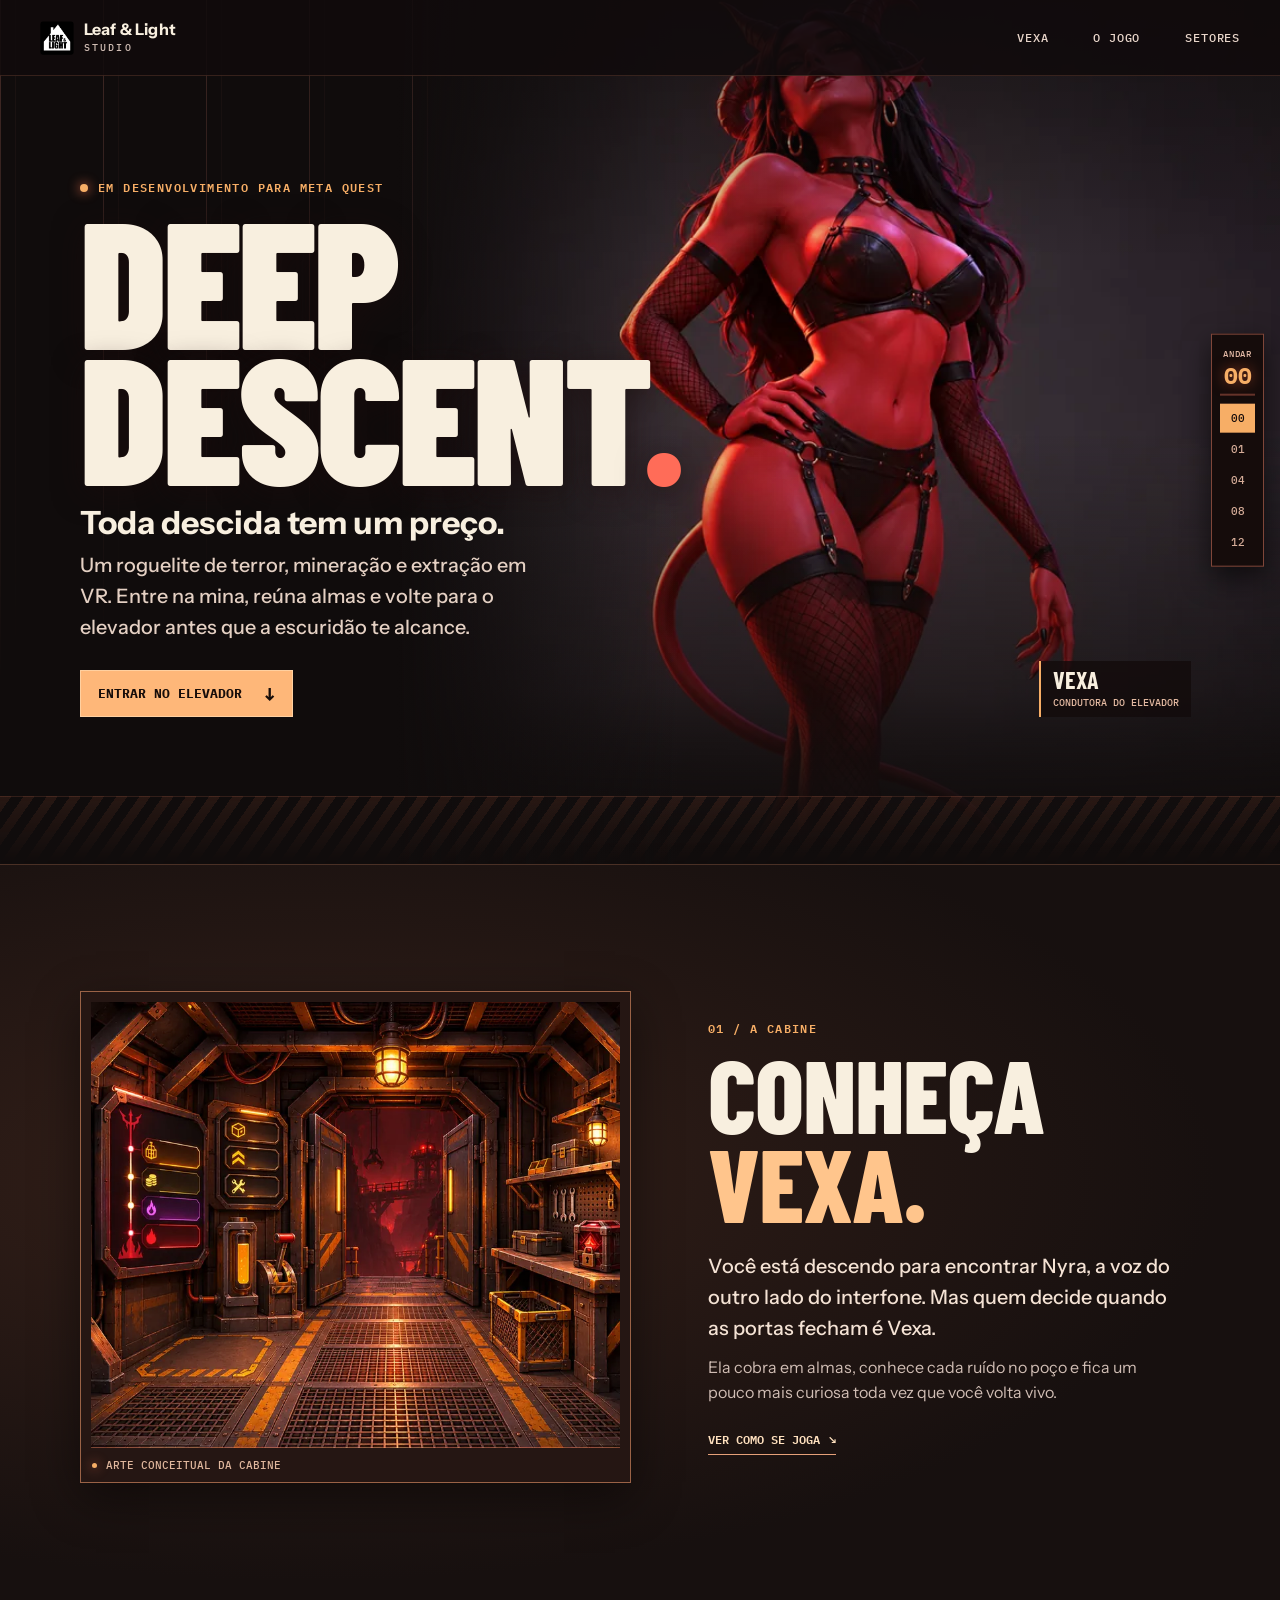
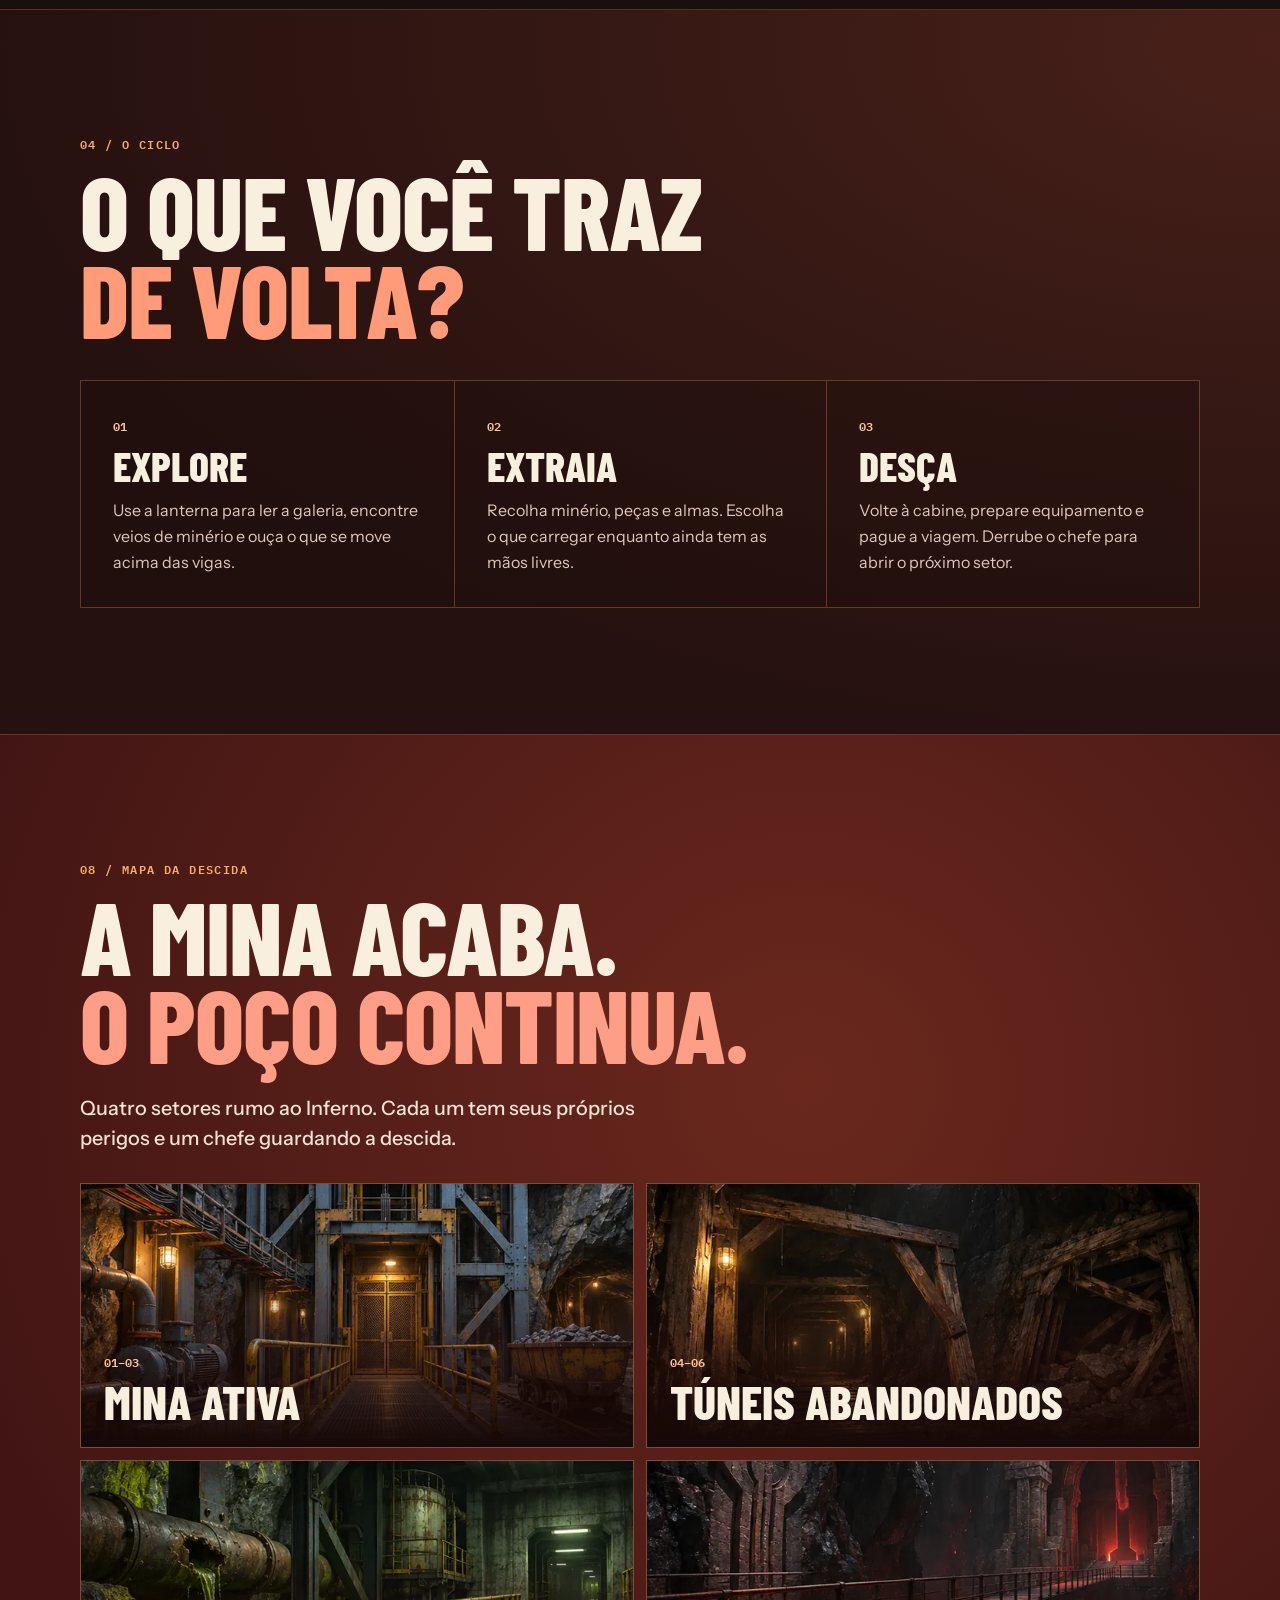
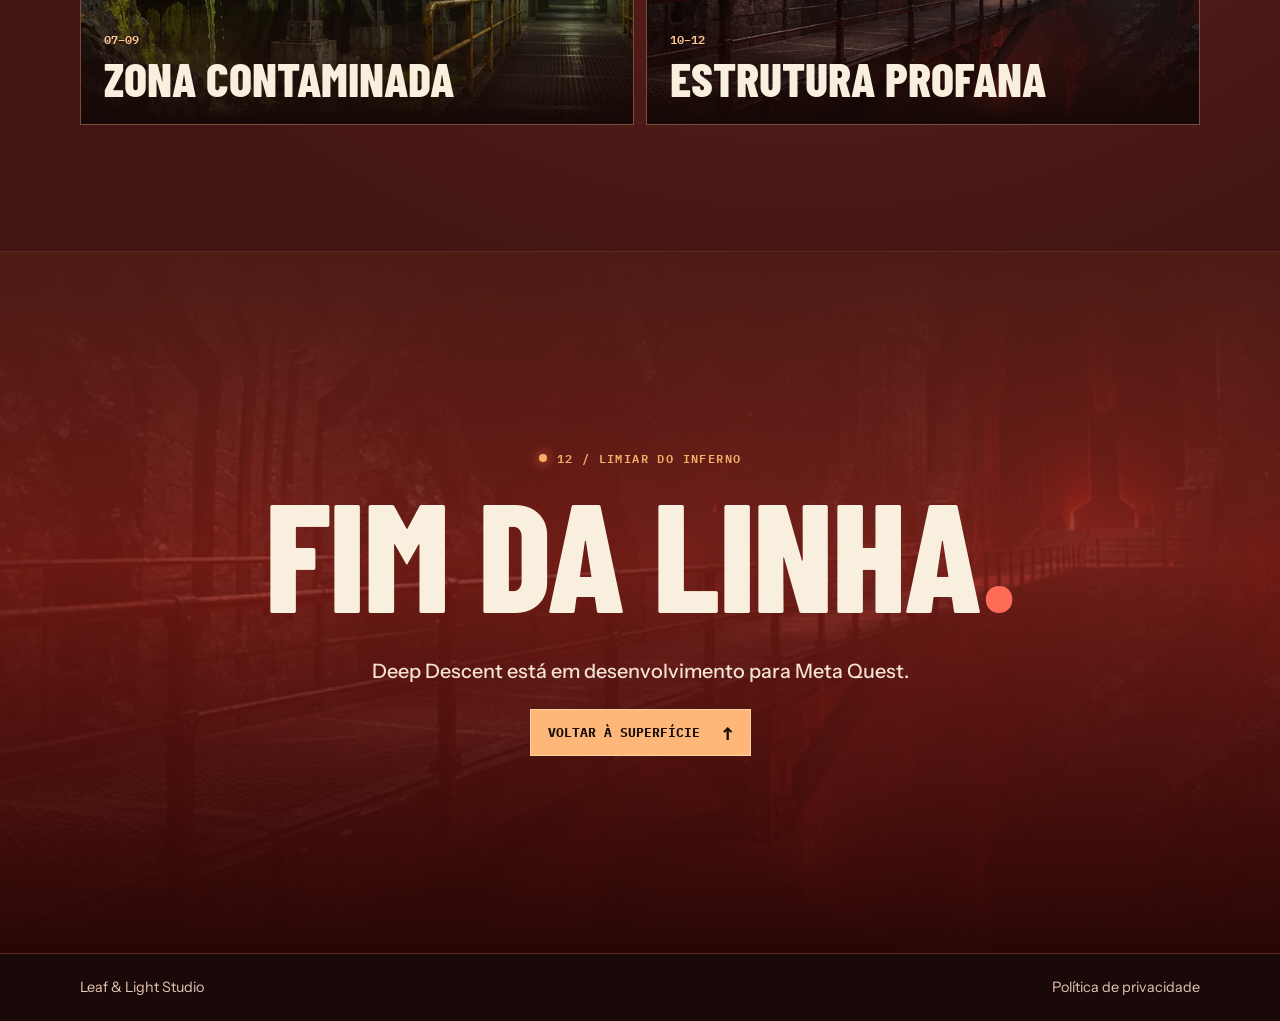
<file: deep-descent/index.html>
<!doctype html>
<html lang="pt-BR">
<head>
  <meta charset="utf-8">
  <meta name="viewport" content="width=device-width, initial-scale=1">
  <meta name="theme-color" content="#100c0c">
  <meta name="description" content="Deep Descent é um roguelite de terror, mineração e extração em VR da Leaf & Light Studio. Conheça Vexa e desça rumo ao Inferno.">
  <meta property="og:title" content="Deep Descent — Leaf & Light Studio">
  <meta property="og:description" content="Toda descida tem um preço. Um roguelite de terror e extração em VR.">
  <meta property="og:image" content="https://leafandlight.github.io/deep-descent/art/cover.webp">
  <link rel="canonical" href="https://leafandlight.github.io/deep-descent/">
  <title>Deep Descent — Leaf &amp; Light Studio</title>
  <link rel="icon" href="../assets/images/leaf_and_light_logo.png">
  <link rel="preconnect" href="https://fonts.googleapis.com">
  <link rel="preconnect" href="https://fonts.gstatic.com" crossorigin>
  <link href="https://fonts.googleapis.com/css2?family=Barlow+Condensed:wght@600;700;800;900&family=IBM+Plex+Mono:wght@400;500;600&family=Instrument+Sans:wght@400;500;600;700&display=swap" rel="stylesheet">
  <link rel="stylesheet" href="style.css">
  <script src="descent.js" defer></script>
</head>
<body>
  <a class="skip" href="#main">Pular para o conteúdo</a>
  <header class="mast">
    <a class="studio" href="../"><img src="../assets/images/leaf_and_light_logo.png" alt="" width="34" height="34"><span>Leaf &amp; Light<span class="studio-small">Studio</span></span></a>
    <nav aria-label="Navegação principal">
      <a href="#vexa">Vexa</a>
      <a href="#jogo">O jogo</a>
      <a href="#setores">Setores</a>
    </nav>
  </header>

  <aside class="lift" aria-label="Painel do elevador">
    <span class="lift-label">ANDAR</span>
    <output id="floor-display" aria-hidden="true">00</output>
    <div class="lift-track" aria-hidden="true"><span id="lift-fill"></span></div>
    <nav aria-label="Paradas do elevador">
      <a href="#superficie" aria-label="Superfície" aria-current="location">00</a>
      <a href="#vexa" aria-label="Cabine da Vexa">01</a>
      <a href="#jogo" aria-label="Ciclo de jogo">04</a>
      <a href="#setores" aria-label="Mapa dos setores">08</a>
      <a href="#limiar" aria-label="Limiar do Inferno">12</a>
    </nav>
  </aside>

  <main id="main">
    <section class="hero stop" id="superficie" data-floor="00">
      <div class="hero-scene" aria-hidden="true"><img src="art/vexa.webp" width="792" height="1000" alt="" fetchpriority="high"></div>
      <div class="cables" aria-hidden="true"></div>
      <div class="wrap hero-content">
        <div class="hero-copy">
          <p class="label"><span class="pilot"></span> Em desenvolvimento para Meta Quest</p>
          <h1>DEEP<br>DESCENT<span>.</span></h1>
          <p class="hero-line">Toda descida tem um preço.</p>
          <p class="lede">Um roguelite de terror, mineração e extração em VR. Entre na mina, reúna almas e volte para o elevador antes que a escuridão te alcance.</p>
          <a class="action" href="#vexa">Entrar no elevador <span aria-hidden="true">↓</span></a>
        </div>
        <a class="hero-credit" href="#vexa"><span>Vexa</span><small>Condutora do elevador</small></a>
      </div>
      <div class="grate" aria-hidden="true"></div>
    </section>

    <section class="chapter cabin stop" id="vexa" data-floor="01">
      <div class="wrap chapter-grid">
        <figure class="frame">
          <div class="frame-photo"><img src="art/cabin.webp" width="800" height="675" alt="Interior da cabine industrial com grades, luz âmbar e porta ao fundo" loading="lazy"></div>
          <figcaption><span class="pilot"></span> Arte conceitual da cabine</figcaption>
        </figure>
        <div>
          <p class="label">01 / A cabine</p>
          <h2>Conheça<br><em>Vexa.</em></h2>
          <p class="lede">Você está descendo para encontrar Nyra, a voz do outro lado do interfone. Mas quem decide quando as portas fecham é Vexa.</p>
          <p class="body-copy">Ela cobra em almas, conhece cada ruído no poço e fica um pouco mais curiosa toda vez que você volta vivo.</p>
          <a class="text-link" href="#jogo">Ver como se joga <span aria-hidden="true">↘</span></a>
        </div>
      </div>
    </section>

    <section class="chapter loop stop" id="jogo" data-floor="04">
      <div class="wrap">
        <p class="label">04 / O ciclo</p>
        <h2>O que você traz<br><em>de volta?</em></h2>
        <div class="steps">
          <article><span class="step-num">01</span><h3>Explore</h3><p>Use a lanterna para ler a galeria, encontre veios de minério e ouça o que se move acima das vigas.</p></article>
          <article><span class="step-num">02</span><h3>Extraia</h3><p>Recolha minério, peças e almas. Escolha o que carregar enquanto ainda tem as mãos livres.</p></article>
          <article><span class="step-num">03</span><h3>Desça</h3><p>Volte à cabine, prepare equipamento e pague a viagem. Derrube o chefe para abrir o próximo setor.</p></article>
        </div>
      </div>
    </section>

    <section class="chapter sectors stop" id="setores" data-floor="08">
      <div class="wrap">
        <p class="label">08 / Mapa da descida</p>
        <h2>A mina acaba.<br><em>O poço continua.</em></h2>
        <p class="lede sector-lede">Quatro setores rumo ao Inferno. Cada um tem seus próprios perigos e um chefe guardando a descida.</p>
        <div class="sector-grid">
          <article><img src="art/mine.webp" width="720" height="405" alt="" loading="lazy"><div><span>01–03</span><h3>Mina Ativa</h3></div></article>
          <article><img src="art/tunnels.webp" width="720" height="405" alt="" loading="lazy"><div><span>04–06</span><h3>Túneis Abandonados</h3></div></article>
          <article><img src="art/contaminated.webp" width="720" height="405" alt="" loading="lazy"><div><span>07–09</span><h3>Zona Contaminada</h3></div></article>
          <article><img src="art/profane.webp" width="720" height="405" alt="" loading="lazy"><div><span>10–12</span><h3>Estrutura Profana</h3></div></article>
        </div>
      </div>
    </section>

    <section class="chapter threshold stop" id="limiar" data-floor="12">
      <div class="wrap threshold-inner">
        <p class="label"><span class="pilot"></span> 12 / Limiar do Inferno</p>
        <h2>Fim da linha<span>.</span></h2>
        <p class="lede">Deep Descent está em desenvolvimento para Meta Quest.</p>
        <a class="action" href="#superficie">Voltar à superfície <span aria-hidden="true">↑</span></a>
      </div>
    </section>
  </main>
  <footer class="bottom">
    <div class="wrap"><a href="../">Leaf &amp; Light Studio</a><a href="../privacy/">Política de privacidade</a></div>
  </footer>
</body>
</html>
</file>
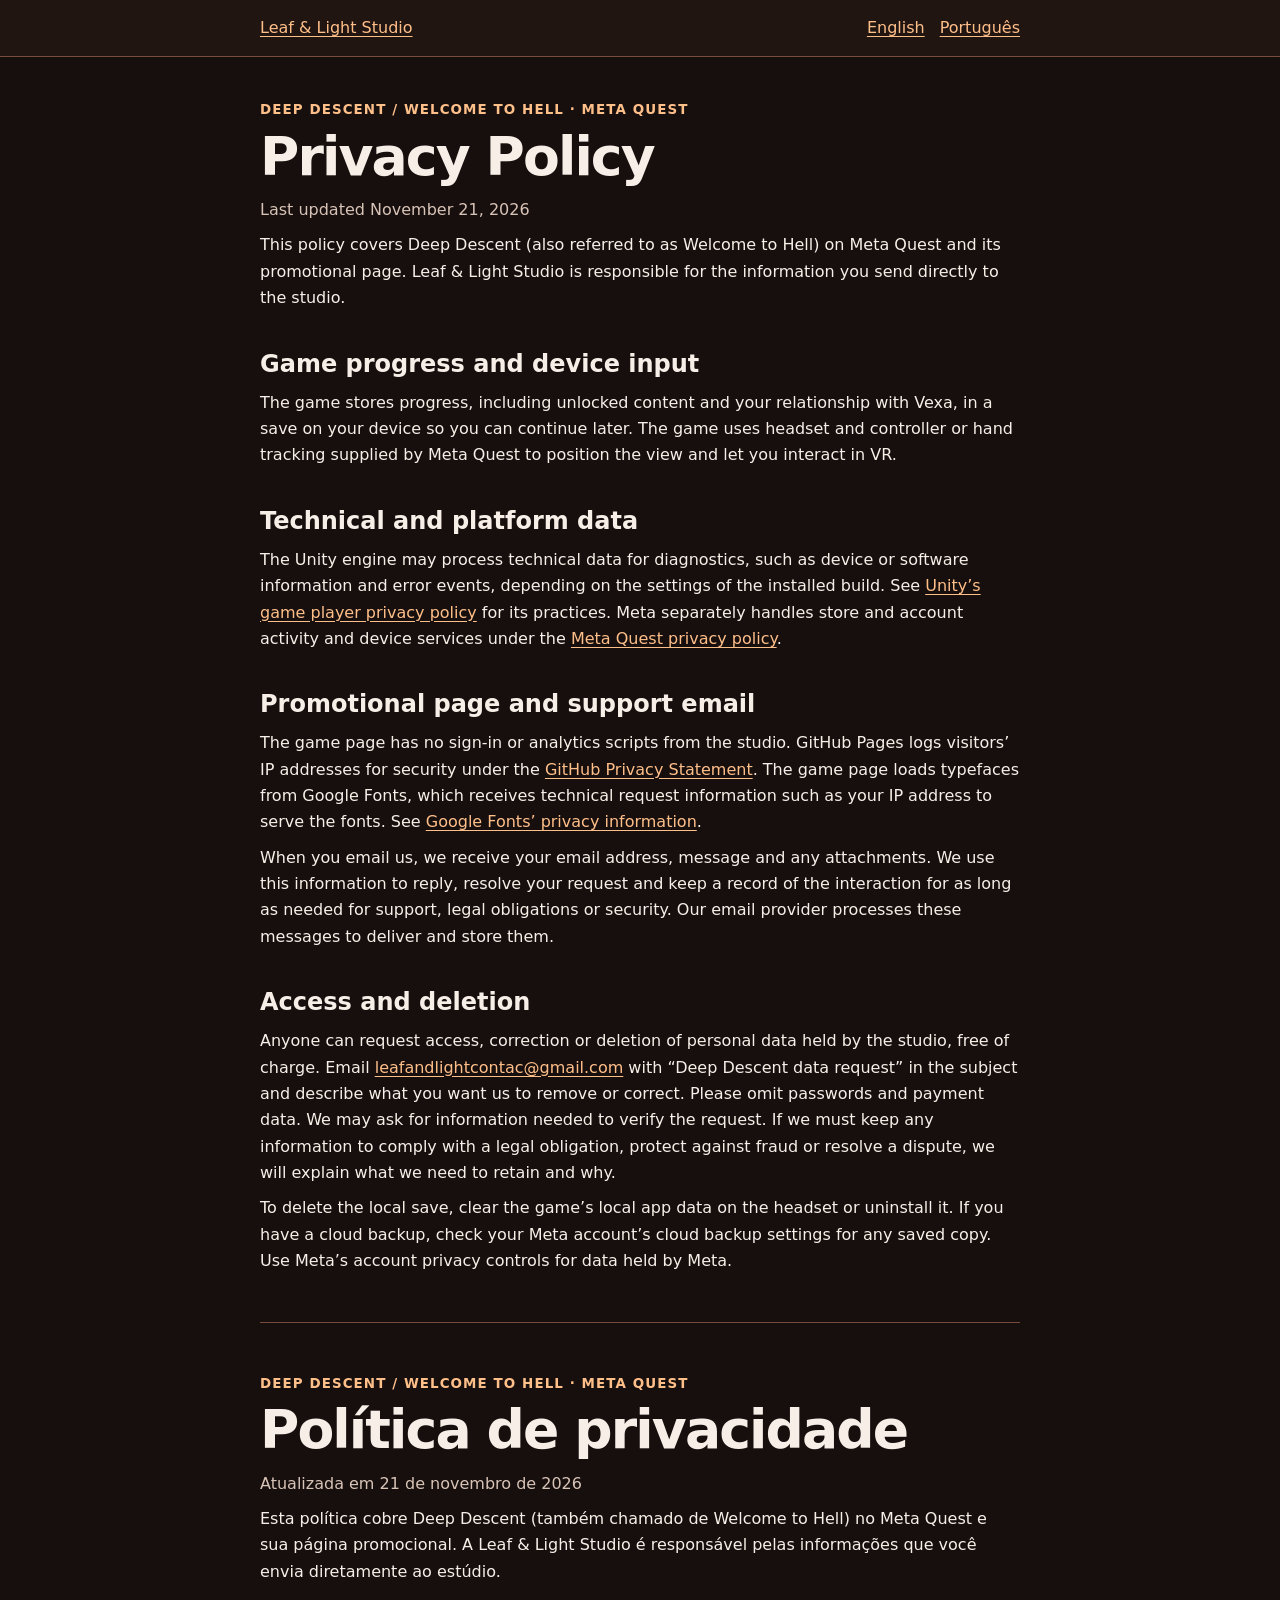
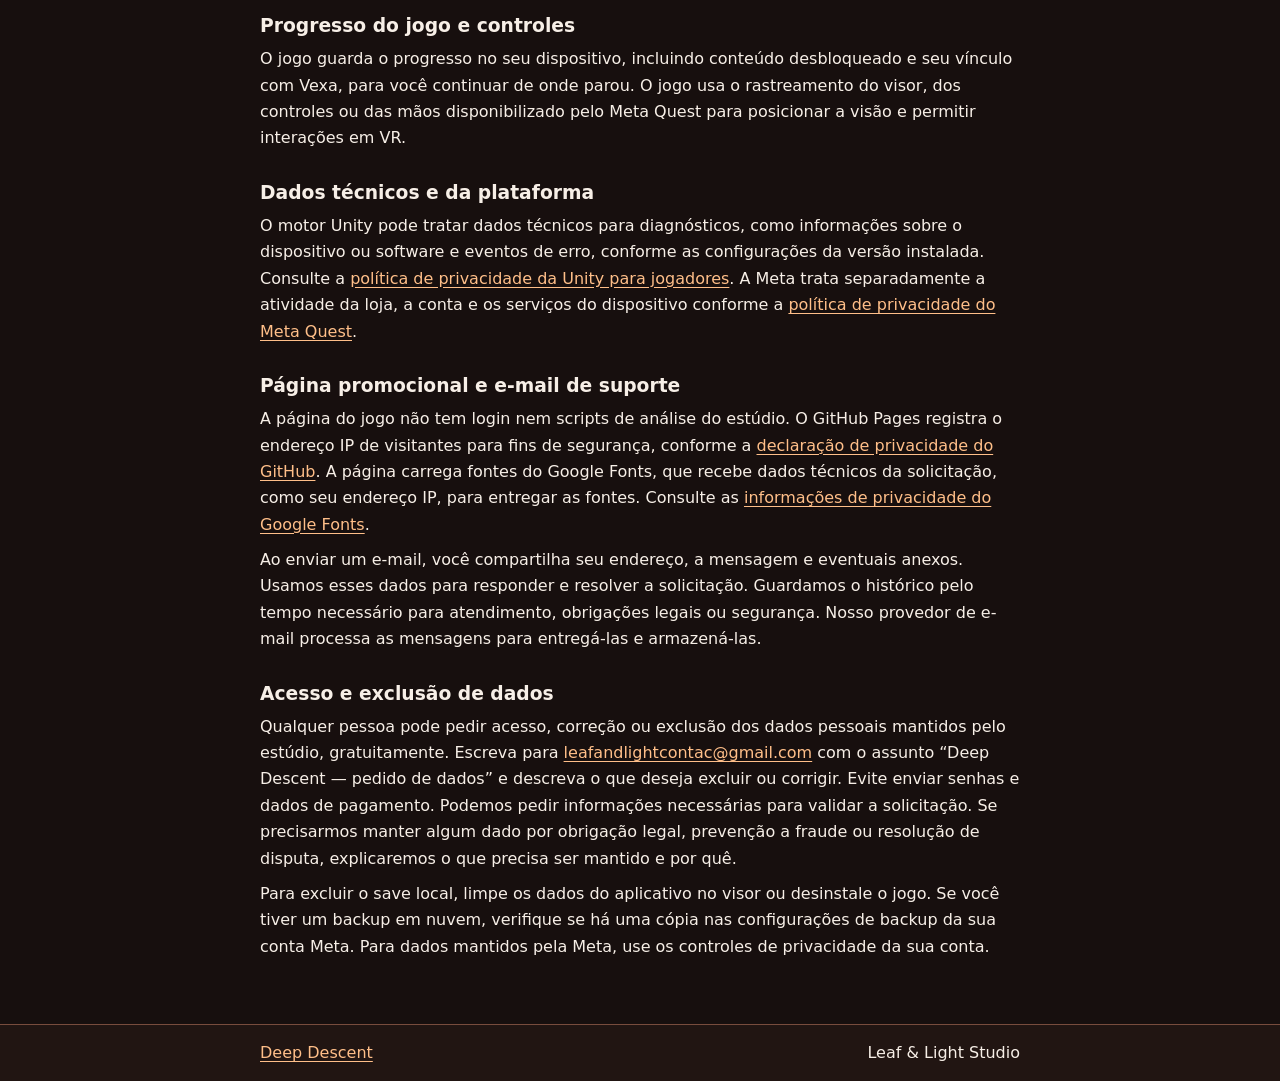
<file: privacy/index.html>
<!doctype html>
<html lang="en">
<head>
  <meta charset="utf-8">
  <meta name="viewport" content="width=device-width, initial-scale=1">
  <meta name="description" content="Privacy policy and data deletion requests for Deep Descent (Welcome to Hell) on Meta Quest, by Leaf & Light Studio.">
  <link rel="canonical" href="https://leafandlight.github.io/privacy/">
  <title>Privacy Policy | Deep Descent — Leaf &amp; Light Studio</title>
  <style>
    :root { color-scheme:dark; background:#170f0e; color:#f7efe7; font:100%/1.65 system-ui,sans-serif }
    * { box-sizing:border-box }
    body { margin:0 }
    a { color:#ffbf89; text-underline-offset:3px; overflow-wrap:anywhere }
    a:focus-visible { outline:2px solid #ffbf89; outline-offset:4px }
    .wrap { width:min(760px,calc(100% - 38px)); margin-inline:auto }
    header,footer { background:#211512; border-bottom:1px solid #784c3d }
    footer { border-top:1px solid #784c3d; border-bottom:0 }
    header .wrap,footer .wrap { display:flex; flex-wrap:wrap; gap:10px 22px; align-items:center; justify-content:space-between; padding:15px 0 }
    main { margin:42px auto 64px }
    article + article { border-top:1px solid #784c3d; padding-top:42px; margin-top:48px }
    h1,.title { font-size:clamp(2rem,6vw,3.35rem); line-height:1.05; margin:0 0 12px; letter-spacing:-.035em }
    h2,h3 { line-height:1.25; margin:1.55em 0 .45em }
    p { margin:.55em 0 }
    .scope { color:#ffbf89; font-size:.84rem; font-weight:700; letter-spacing:.08em; text-transform:uppercase }
    .nav { display:flex; gap:15px }
    .date { color:#d8c3b7 }
  </style>
</head>
<body>
  <header>
    <div class="wrap">
      <a href="../">Leaf &amp; Light Studio</a>
      <nav class="nav" aria-label="Policy languages"><a href="#en" lang="en">English</a><a href="#pt-br" lang="pt-BR">Português</a></nav>
    </div>
  </header>
  <main class="wrap">
    <article lang="en" id="en">
      <p class="scope">Deep Descent / Welcome to Hell · Meta Quest</p>
      <h1>Privacy Policy</h1>
      <p class="date">Last updated <time datetime="2026-11-21">November 21, 2026</time></p>
      <p>This policy covers Deep Descent (also referred to as Welcome to Hell) on Meta Quest and its promotional page. Leaf &amp; Light Studio is responsible for the information you send directly to the studio.</p>

      <h2>Game progress and device input</h2>
      <p>The game stores progress, including unlocked content and your relationship with Vexa, in a save on your device so you can continue later. The game uses headset and controller or hand tracking supplied by Meta Quest to position the view and let you interact in VR.</p>

      <h2>Technical and platform data</h2>
      <p>The Unity engine may process technical data for diagnostics, such as device or software information and error events, depending on the settings of the installed build. See <a href="https://unity.com/legal/game-player-and-app-user-privacy-policy">Unity’s game player privacy policy</a> for its practices. Meta separately handles store and account activity and device services under the <a href="https://www.meta.com/legal/quest/privacy-policy/">Meta Quest privacy policy</a>.</p>

      <h2>Promotional page and support email</h2>
      <p>The game page has no sign-in or analytics scripts from the studio. GitHub Pages logs visitors’ IP addresses for security under the <a href="https://docs.github.com/en/site-policy/privacy-policies/github-general-privacy-statement">GitHub Privacy Statement</a>. The game page loads typefaces from Google Fonts, which receives technical request information such as your IP address to serve the fonts. See <a href="https://developers.google.com/fonts/faq/privacy">Google Fonts’ privacy information</a>.</p>
      <p>When you email us, we receive your email address, message and any attachments. We use this information to reply, resolve your request and keep a record of the interaction for as long as needed for support, legal obligations or security. Our email provider processes these messages to deliver and store them.</p>

      <h2>Access and deletion</h2>
      <p>Anyone can request access, correction or deletion of personal data held by the studio, free of charge. Email <a href="mailto:leafandlightcontac@gmail.com?subject=Deep%20Descent%20data%20request">leafandlightcontac@gmail.com</a> with “Deep Descent data request” in the subject and describe what you want us to remove or correct. Please omit passwords and payment data. We may ask for information needed to verify the request. If we must keep any information to comply with a legal obligation, protect against fraud or resolve a dispute, we will explain what we need to retain and why.</p>
      <p>To delete the local save, clear the game’s local app data on the headset or uninstall it. If you have a cloud backup, check your Meta account’s cloud backup settings for any saved copy. Use Meta’s account privacy controls for data held by Meta.</p>
    </article>

    <article lang="pt-BR" id="pt-br">
      <p class="scope">Deep Descent / Welcome to Hell · Meta Quest</p>
      <h2 class="title">Política de privacidade</h2>
      <p class="date">Atualizada em <time datetime="2026-11-21">21 de novembro de 2026</time></p>
      <p>Esta política cobre Deep Descent (também chamado de Welcome to Hell) no Meta Quest e sua página promocional. A Leaf &amp; Light Studio é responsável pelas informações que você envia diretamente ao estúdio.</p>

      <h3>Progresso do jogo e controles</h3>
      <p>O jogo guarda o progresso no seu dispositivo, incluindo conteúdo desbloqueado e seu vínculo com Vexa, para você continuar de onde parou. O jogo usa o rastreamento do visor, dos controles ou das mãos disponibilizado pelo Meta Quest para posicionar a visão e permitir interações em VR.</p>

      <h3>Dados técnicos e da plataforma</h3>
      <p>O motor Unity pode tratar dados técnicos para diagnósticos, como informações sobre o dispositivo ou software e eventos de erro, conforme as configurações da versão instalada. Consulte a <a href="https://unity.com/legal/game-player-and-app-user-privacy-policy">política de privacidade da Unity para jogadores</a>. A Meta trata separadamente a atividade da loja, a conta e os serviços do dispositivo conforme a <a href="https://www.meta.com/legal/quest/privacy-policy/">política de privacidade do Meta Quest</a>.</p>

      <h3>Página promocional e e-mail de suporte</h3>
      <p>A página do jogo não tem login nem scripts de análise do estúdio. O GitHub Pages registra o endereço IP de visitantes para fins de segurança, conforme a <a href="https://docs.github.com/en/site-policy/privacy-policies/github-general-privacy-statement">declaração de privacidade do GitHub</a>. A página carrega fontes do Google Fonts, que recebe dados técnicos da solicitação, como seu endereço IP, para entregar as fontes. Consulte as <a href="https://developers.google.com/fonts/faq/privacy">informações de privacidade do Google Fonts</a>.</p>
      <p>Ao enviar um e-mail, você compartilha seu endereço, a mensagem e eventuais anexos. Usamos esses dados para responder e resolver a solicitação. Guardamos o histórico pelo tempo necessário para atendimento, obrigações legais ou segurança. Nosso provedor de e-mail processa as mensagens para entregá-las e armazená-las.</p>

      <h3>Acesso e exclusão de dados</h3>
      <p>Qualquer pessoa pode pedir acesso, correção ou exclusão dos dados pessoais mantidos pelo estúdio, gratuitamente. Escreva para <a href="mailto:leafandlightcontac@gmail.com?subject=Deep%20Descent%20pedido%20de%20dados">leafandlightcontac@gmail.com</a> com o assunto “Deep Descent — pedido de dados” e descreva o que deseja excluir ou corrigir. Evite enviar senhas e dados de pagamento. Podemos pedir informações necessárias para validar a solicitação. Se precisarmos manter algum dado por obrigação legal, prevenção a fraude ou resolução de disputa, explicaremos o que precisa ser mantido e por quê.</p>
      <p>Para excluir o save local, limpe os dados do aplicativo no visor ou desinstale o jogo. Se você tiver um backup em nuvem, verifique se há uma cópia nas configurações de backup da sua conta Meta. Para dados mantidos pela Meta, use os controles de privacidade da sua conta.</p>
    </article>
  </main>
  <footer><div class="wrap"><a href="../deep-descent/">Deep Descent</a><span>Leaf &amp; Light Studio</span></div></footer>
</body>
</html>
</file>
<file: deep-descent/style.css>
:root {
  color-scheme:dark;
  --ink:#f8efdf;
  --muted:#d0bdb4;
  --amber:#f7ae66;
  --ember:#ff6c58;
  --travel:0;
  --mono:"IBM Plex Mono",monospace;
  --display:"Barlow Condensed","Arial Narrow",Impact,sans-serif;
  --body:"Instrument Sans",system-ui,sans-serif;
}
* { box-sizing:border-box }
html { scroll-behavior:smooth; background:#100b0b }
body { margin:0; color:var(--ink); font:400 1rem/1.6 var(--body) }
a { color:inherit; text-decoration:none }
button,a { -webkit-tap-highlight-color:transparent }
a:focus-visible { outline:2px solid #ffdba2; outline-offset:5px }
h1,h2,h3,p,figure { margin:0 }
img { display:block; width:100%; height:auto }
.skip { position:fixed; z-index:12; top:8px; left:8px; background:#1a1010; padding:10px 16px; transform:translateY(-150%) }
.skip:focus { transform:none }
.wrap { width:min(1120px,calc(100% - 152px)); margin-inline:auto }
.mast {
  position:absolute; z-index:5; inset:0 0 auto;
  height:76px; padding:0 max(40px,calc((100vw - 1280px) / 2));
  display:flex; align-items:center; justify-content:space-between;
  border-bottom:1px solid #fa9a6f29; background:#110b0ce0;
}
.studio { display:inline-flex; align-items:center; gap:10px; font-weight:700; letter-spacing:.01em; line-height:1.03 }
.studio img { width:34px; height:34px; object-fit:contain }
.studio-small { display:block; color:var(--muted); font:500 .6rem var(--mono); letter-spacing:.22em; text-transform:uppercase; margin-top:3px }
.mast nav { display:flex; gap:clamp(16px,4vw,45px); color:#e9d6ca; font:500 .73rem var(--mono); text-transform:uppercase; letter-spacing:.07em }
.mast nav a:hover,.bottom a:hover,.text-link:hover { color:var(--amber) }
.lift {
  position:fixed; z-index:8; right:16px; top:50%; transform:translateY(-50%);
  display:grid; justify-items:center; width:53px; padding:13px 8px 9px;
  background:#150c0bf5; border:1px solid #7f4639; box-shadow:0 10px 28px #0009;
}
.lift-label { color:#e2b9a5; font:500 .54rem var(--mono); letter-spacing:.08em }
.lift output { color:var(--amber); font:700 1.45rem/1.45 var(--mono); text-shadow:0 0 14px #ff653581 }
.lift-track { width:100%; height:2px; margin:1px 0 8px; background:#653329 }
.lift-track span { display:block; background:var(--ember); width:100%; height:100%; transform:scaleX(var(--travel)); transform-origin:left }
.lift nav { display:grid; gap:2px; width:100%; text-align:center }
.lift nav a { display:grid; place-items:center; min-height:29px; color:#d6ad99; font:500 .68rem var(--mono) }
.lift nav a:hover,.lift nav a[aria-current] { color:#150b0a; background:var(--amber) }
.stop { position:relative; scroll-margin-top:0 }
.hero { display:grid; align-items:center; isolation:isolate; min-height:clamp(690px,96svh,980px); padding:126px 0 94px; overflow:hidden; background:#100c0c }
.hero-scene,.cables,.grate { position:absolute; inset:0; z-index:-1; pointer-events:none }
.hero-scene { left:31%; overflow:hidden; background:#211516 }
.hero-scene img { width:100%; height:120%; object-fit:cover; object-position:50% 21%; transform:translateY(var(--portrait-shift,0px)); }
.hero-scene::after {
  content:""; position:absolute; inset:0;
  background:linear-gradient(90deg,#100c0c,transparent 32%),linear-gradient(0deg,#100c0c 1%,transparent 50%),linear-gradient(180deg,#100c0ca1,transparent 30%,transparent 80%,#100c0c 100%);
}
.cables { right:auto; width:38%; opacity:.37; background:repeating-linear-gradient(90deg,#9e6055 0 1px,transparent 1px 15px,#9e60553d 15px 16px,transparent 16px 103px); mask-image:linear-gradient(155deg,#000,transparent 63%) }
.grate { top:auto; height:68px; border-top:1px solid #a65b453b; background:repeating-linear-gradient(125deg,#924b322e 0 9px,transparent 9px 19px); mask-image:linear-gradient(180deg,#000,transparent) }
.hero-content { display:grid; grid-template-columns:1fr auto; align-items:end; gap:20px }
.hero-copy { width:min(600px,100%) }
.label { display:flex; align-items:center; gap:10px; color:var(--amber); font:600 .73rem/1.5 var(--mono); letter-spacing:.12em; text-transform:uppercase }
.pilot { width:8px; height:8px; border-radius:50%; flex:0 0 8px; background:var(--amber); box-shadow:0 0 12px #ff764e }
.hero h1 { margin:.08em 0 .12em; font:900 clamp(5.5rem,14vw,12rem)/.76 var(--display); letter-spacing:-.024em; text-shadow:0 6px 30px #1a0c0c99 }
.hero h1 span,.threshold h2 span { color:var(--ember) }
.hero-line { font:700 clamp(1.4rem,3vw,2rem)/1.15 var(--body); margin:0 0 .55rem }
.lede { color:#f4e2d4; font:500 clamp(1.05rem,1.8vw,1.24rem)/1.55 var(--body); max-width:37ch }
.hero-copy .lede { color:#e4d0c3; max-width:35ch }
.action {
  display:inline-flex; align-items:center; justify-content:space-between; gap:22px; margin-top:27px; padding:13px 17px;
  color:#170d0a; background:#feb779; font:700 .82rem/1.3 var(--mono); text-transform:uppercase; border:1px solid #ffd0a0;
}
.action:hover { background:#ffdbad }
.action span { font-size:1.2rem; line-height:1 }
.hero-credit { margin:0 9px 0 0; padding:8px 12px; border-left:2px solid var(--amber); background:#120b0bc9 }
.hero-credit span { display:block; font:700 1.5rem/.95 var(--display); text-transform:uppercase }
.hero-credit small { display:block; margin-top:4px; color:#e3b9a1; font:500 .62rem var(--mono); white-space:nowrap; text-transform:uppercase }
.chapter { padding:clamp(70px,10vw,126px) 0; border-top:1px solid #e4906740 }
.chapter h2 { margin:.12em 0 .25em; font:800 clamp(3.4rem,8vw,7.65rem)/.86 var(--display); text-transform:uppercase; letter-spacing:-.01em }
.chapter h2 em { font-style:normal; color:var(--accent,var(--amber)) }
.cabin { background:radial-gradient(ellipse at 24% 42%,#352019,#17100f 66%); --accent:#ffc58c }
.chapter-grid { display:grid; grid-template-columns:1.12fr 1fr; align-items:center; gap:clamp(26px,6vw,94px) }
.frame { position:relative; padding:10px; border:1px solid #9a6246; background:#251613; box-shadow:0 15px 45px #0007 }
.frame-photo { overflow:hidden }
.frame img { aspect-ratio:800/675; object-fit:cover }
.frame figcaption { display:flex; gap:9px; align-items:center; margin:10px 1px 0; color:#e0b79d; font:500 .66rem var(--mono); text-transform:uppercase }
.frame figcaption .pilot { flex-basis:5px; height:5px; width:5px }
.body-copy { max-width:41ch; margin-top:.7rem; color:var(--muted) }
.text-link { display:inline-flex; gap:9px; align-items:center; padding:5px 0; border-bottom:1px solid #e5a079; margin-top:18px; font:600 .75rem var(--mono); color:#ffe1bf; text-transform:uppercase }
.loop { background:radial-gradient(ellipse at 100% 5%,#482019,#25110f 72%); --accent:#ff9b78 }
.steps { margin-top:38px; display:grid; grid-template-columns:repeat(3,1fr); border:1px solid #e3835e59; background:#190d0b66 }
.steps article { padding:clamp(16px,3vw,32px) }
.steps article + article { border-left:1px solid #e3835e59 }
.step-num,.sector-grid span { font:600 .75rem var(--mono); color:#ffc596 }
.steps h3 { font:800 2.6rem/.95 var(--display); text-transform:uppercase; margin:.18em 0 .3em }
.steps p { color:#e0c7bc; max-width:31ch }
.sectors { background:radial-gradient(ellipse at 63% 31%,#6a281d,#421514 78%); --accent:#ff9e86 }
.sector-lede { max-width:48ch }
.sector-grid { display:grid; grid-template-columns:repeat(2,1fr); gap:12px; margin-top:29px }
.sector-grid article { display:grid; position:relative; align-items:end; isolation:isolate; min-height:clamp(145px,22vw,265px); overflow:hidden; border:1px solid #e9a27663; background:#351511 }
.sector-grid article::after { content:""; position:absolute; inset:0; z-index:-1; background:linear-gradient(0deg,#160806 1%,#20090791 28%,transparent 66%) }
.sector-grid img { position:absolute; inset:0; width:100%; height:100%; object-fit:cover; z-index:-2 }
.sector-grid article div { padding:clamp(12px,3vw,23px) }
.sector-grid h3 { font:800 clamp(1.7rem,4.6vw,3rem)/.95 var(--display); text-transform:uppercase; margin-top:4px }
.threshold {
  min-height:clamp(450px,78svh,830px); display:grid; align-items:center; text-align:center;
  background:linear-gradient(0deg,#280606 0%,#851e16c7 56%,#4d1b15 100%),url("art/profane.webp") center/cover;
}
.threshold .label { justify-content:center }
.threshold .lede { max-width:none }
.threshold h2 { font-size:clamp(4.5rem,12vw,10rem) }
.threshold .action { margin-top:22px }
.bottom { background:#1a0909; border-top:1px solid #cc6f5554; color:#e7c5b7; padding:22px 0; font-size:.9rem }
.bottom .wrap { display:flex; flex-wrap:wrap; justify-content:space-between; gap:12px }
@media (max-width:760px) {
  .wrap { width:calc(100% - 46px) }
  .mast { height:62px; padding:0 22px }
  .mast nav { gap:14px }
  .lift { top:auto; right:10px; bottom:9px; transform:none; display:flex; width:auto; align-items:center; gap:7px; padding:5px 7px }
  .lift-label { display:none }
  .lift-track { position:absolute; inset:auto 0 0; margin:0 }
  .lift output { padding-left:4px; font-size:.92rem }
  .lift nav { display:flex; width:auto }
  .lift nav a { min-width:28px; min-height:29px }
  .hero { align-items:end; min-height:max(680px,93svh); padding:325px 0 64px }
  .hero-content { grid-template-columns:1fr }
  .hero h1 { font-size:clamp(4.3rem,19vw,7rem) }
  .hero-scene { left:0; bottom:26%; top:45px }
  .hero-scene img { height:115%; object-position:center 17% }
  .hero-scene::after { background:linear-gradient(0deg,#100c0c 0%,#100c0cf0 14%,transparent 63%),linear-gradient(90deg,#100c0c70,transparent 60%,#100c0c32) }
  .hero-credit { display:none }
  .chapter-grid { grid-template-columns:1fr }
  .chapter-grid figure { order:2 }
  .bottom { padding-bottom:68px }
}
@media (max-width:520px) {
  .mast { padding-inline:16px }
  .mast nav { letter-spacing:0; font-size:.65rem; gap:10px }
  .studio { gap:6px; font-size:.86rem }
  .studio img { width:28px; height:28px }
  .steps { grid-template-columns:1fr }
  .steps article + article { border-left:none; border-top:1px solid #e3835e59 }
  .sector-grid { grid-template-columns:1fr }
}
@media (prefers-reduced-motion:reduce) {
  html { scroll-behavior:auto }
  .hero-scene img { transform:none }
}
</file>
